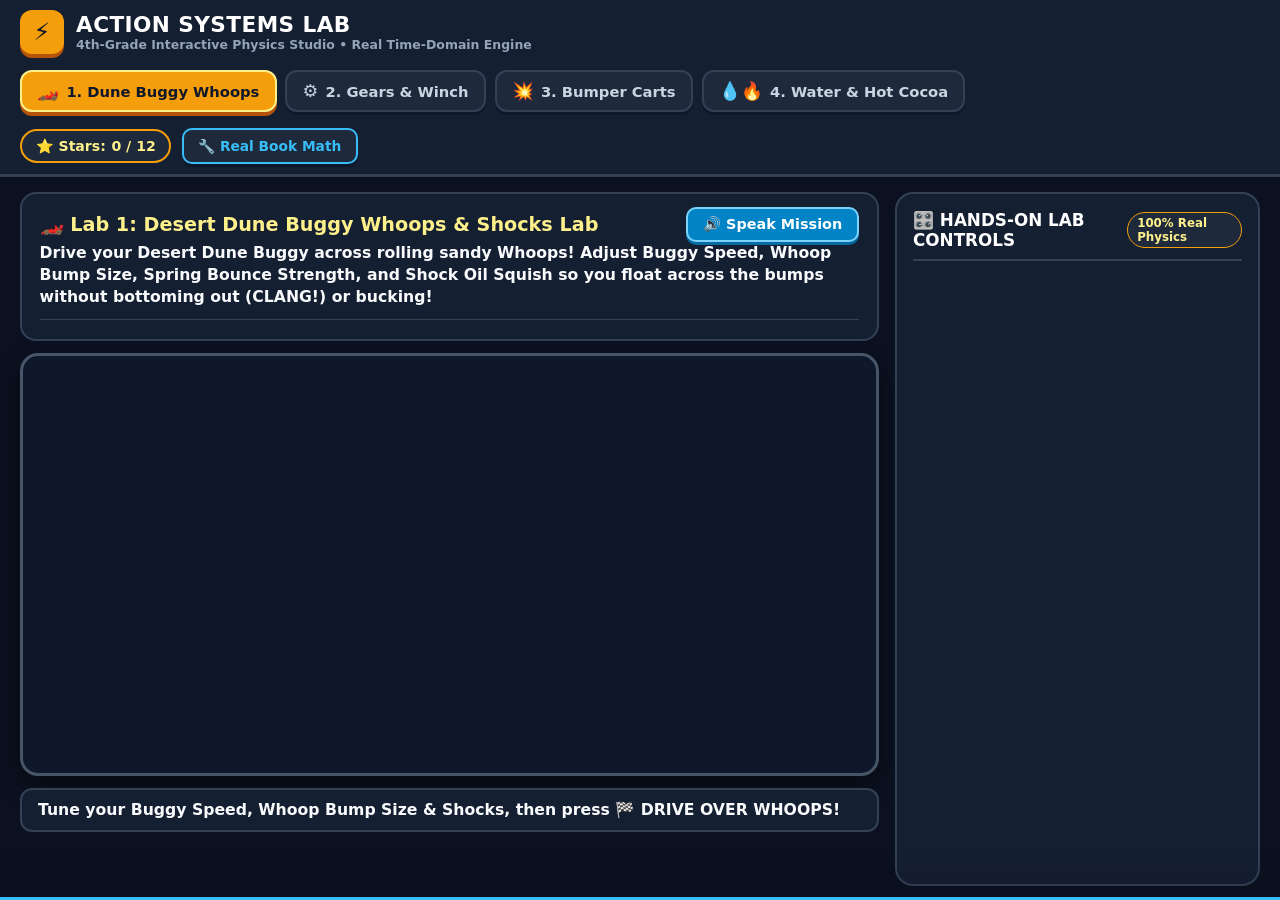
<file: index.html>
<!DOCTYPE html>
<html lang="en">
<head>
  <meta charset="UTF-8" />
  <meta http-equiv="refresh" content="0; url=./app/" />
  <title>Action Systems Lab — Redirecting...</title>
</head>
<body style="background:#0b1120;color:#f8fafc;font-family:sans-serif;display:flex;align-items:center;justify-content:center;height:100vh;">
  <p>Launching <a href="./app/" style="color:#38bdf8;">Action Systems Lab</a>...</p>
</body>
</html>
</file>
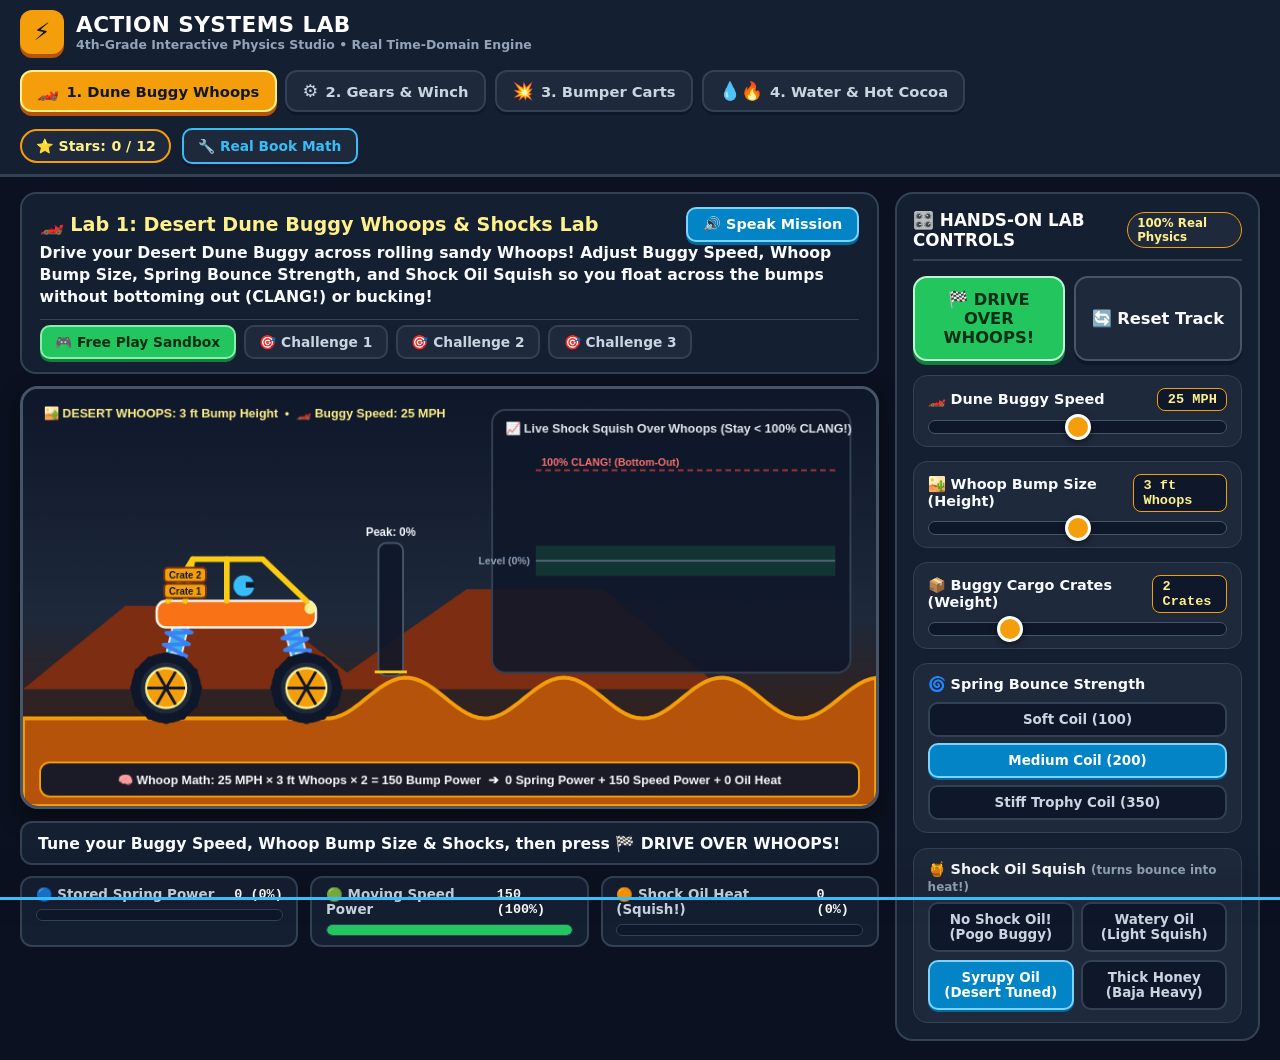
<file: app/index.html>
<!DOCTYPE html>
<html lang="en">
<head>
  <meta charset="UTF-8" />
  <meta name="viewport" content="width=device-width, initial-scale=1.0" />
  <title>Action Systems Lab — 4th-Grade Interactive Science Engine (Palm III)</title>
  <meta
    name="description"
    content="Interactive 4th-grade science arcade studio powered by real time-domain differential equations from William J. Palm III's System Dynamics (Chapters 3, 4, and 7)."
  />
  <link rel="icon" href="data:image/svg+xml,<svg xmlns='http://www.w3.org/2000/svg' viewBox='0 0 100 100'><text y='.9em' font-size='90'>⚡</text></svg>" />
  <link rel="stylesheet" href="styles.css" />
</head>
<body>
  <!-- Full-Screen Celebration Confetti Canvas -->
  <canvas id="confetti-canvas" class="confetti-layer" aria-hidden="true"></canvas>

  <!-- Top Arcade Header & 4-Lab Navigation Bar -->
  <header class="arcade-header">
    <div class="brand-cluster">
      <div class="brand-badge">⚡</div>
      <div>
        <h1 class="brand-title">ACTION SYSTEMS LAB</h1>
        <p class="brand-subtitle">4th-Grade Interactive Physics Studio • Real Time-Domain Engine</p>
      </div>
    </div>

    <nav class="lab-tabs-nav" aria-label="Mini-Labs Navigation">
      <button id="tab-btn-lab1" class="lab-tab-btn active" data-lab-tab="lab1">
        <span class="tab-icon">🏎️</span>
        <span>1. Dune Buggy Whoops</span>
      </button>
      <button id="tab-btn-lab2" class="lab-tab-btn" data-lab-tab="lab2">
        <span class="tab-icon">⚙️</span>
        <span>2. Gears &amp; Winch</span>
      </button>
      <button id="tab-btn-lab3" class="lab-tab-btn" data-lab-tab="lab3">
        <span class="tab-icon">💥</span>
        <span>3. Bumper Carts</span>
      </button>
      <button id="tab-btn-lab4" class="lab-tab-btn" data-lab-tab="lab4">
        <span class="tab-icon">💧🔥</span>
        <span>4. Water &amp; Hot Cocoa</span>
      </button>
    </nav>

    <div class="header-utilities">
      <div class="star-tracker-pill" title="Challenges Completed">
        <span>⭐ Stars:</span>
        <strong id="total-stars-count">0 / 12</strong>
      </div>
      <button
        id="btn-toggle-math-drawer"
        class="math-inspector-toggle"
        aria-expanded="false"
        aria-controls="real-book-math-drawer"
      >
        🔧 Real Book Math
      </button>
    </div>
  </header>

  <!-- Main Studio Workspace -->
  <main class="studio-workspace">
    <!-- Left Column: Mission Card, Mode Switcher, Predict-First Prompt, Interactive Canvas & Live Gauges -->
    <section class="stage-column">
      <!-- Mission Story Banner + Audio Read-Aloud Button + Sandbox/Challenge Switcher -->
      <div class="mission-top-card">
        <div class="mission-copy">
          <div class="mission-header-row">
            <h2 id="mission-title-text" class="mission-title">
              🏎️ Lab 1: Desert Dune Buggy Whoops &amp; Shocks Lab
            </h2>
            <button id="btn-speak-mission" class="speak-mission-btn" title="Read mission aloud!">
              🔊 Speak Mission
            </button>
          </div>
          <p id="mission-story-text" class="mission-story">
            Drive your Desert Dune Buggy across rolling sandy Whoops! Adjust Buggy Speed, Whoop Bump Size, Spring Bounce Strength, and Shock Oil Squish so you float across the bumps without bottoming out (CLANG!) or bucking!
          </p>
        </div>
        <div id="mode-selector-bar" class="mode-selector-bar"></div>
      </div>

      <!-- Predict-First Science Habit Card (Visible in Challenge 1, 2, 3) -->
      <div id="prediction-card-container" class="prediction-card-wrapper hidden"></div>

      <!-- High-Contrast HTML5 Simulation Canvas -->
      <div class="canvas-stage-frame">
        <canvas id="lab-canvas" width="900" height="440"></canvas>
      </div>

      <!-- Live Feedback Callout + 3 Animated Whole-Number Bar Gauges -->
      <div class="bottom-telemetry-deck">
        <div id="live-status-banner" class="status-callout status-neutral">
          <span id="status-banner-text">Tune your Buggy Speed, Whoop Bump Size &amp; Shocks, then press 🏁 DRIVE OVER WHOOPS!</span>
        </div>
        <div id="live-gauges-strip" class="live-gauges-grid"></div>
      </div>
    </section>

    <!-- Right Column: Tactile Oversized Arcade Controls -->
    <aside class="controls-column" aria-label="Lab Controls">
      <div class="controls-card">
        <div class="controls-card-header">
          <h3>🎛️ HANDS-ON LAB CONTROLS</h3>
          <span class="whole-number-tag">100% Real Physics</span>
        </div>
        <div id="lab-controls-container" class="controls-body"></div>
      </div>
    </aside>
  </main>

  <!-- Hidden Collapsible "Dad / Textbook Inspector" Drawer (🔧 Real Book Math) -->
  <aside id="real-book-math-drawer" class="math-drawer" aria-label="Dad and Textbook Inspector Drawer">
    <div class="math-drawer-inner">
      <div class="math-drawer-header">
        <div>
          <span class="math-eyebrow">🔧 DAD / TEXTBOOK INSPECTOR • DUAL-LAYER ENGINE (dt = 1/120 s RK4)</span>
          <h3 id="math-drawer-title">Chapter 4: Spring &amp; Damper Elements in Mechanical Systems</h3>
        </div>
        <button id="btn-close-math-drawer" class="close-drawer-btn">✕ Close Inspector</button>
      </div>

      <div class="math-drawer-grid">
        <div class="math-box">
          <h4>📐 Governing Time-Domain Differential Equation</h4>
          <div id="math-drawer-equation" class="math-equation-code">
            m x''(t) + c x'(t) + k x(t) = f(t)
          </div>
          <p id="math-drawer-citation" class="math-citation-text"></p>
        </div>

        <div class="math-box">
          <h4>📊 Live Engineering Parameters &amp; Units</h4>
          <ul id="math-drawer-params" class="math-params-list"></ul>
        </div>

        <div class="math-box analogy-box">
          <h4>🚲 Backyard / Trail Bike Analogy (Talk About This Together!)</h4>
          <p id="math-drawer-analogy" class="math-analogy-text"></p>
        </div>
      </div>
    </div>
  </aside>

  <script type="module" src="js/main.js"></script>
</body>
</html>
</file>
<file: app/styles.css>
/* Action Systems Lab — High-Contrast Tactile Science Arcade Studio Styles */

:root {
  --bg-deep: #0b1120;
  --bg-panel: #151f32;
  --bg-card: #1e293b;
  --bg-elevated: #263449;
  --border-subtle: #334155;
  --border-highlight: #475569;

  --text-main: #f8fafc;
  --text-muted: #cbd5e1;
  --text-dim: #94a3b8;

  --accent-amber: #f59e0b;
  --accent-amber-dark: #b45309;
  --accent-blue: #38bdf8;
  --accent-blue-dark: #0284c7;
  --accent-green: #22c55e;
  --accent-green-dark: #15803d;
  --accent-orange: #f97316;
  --accent-red: #ef4444;

  --font-display: 'Fredoka', 'Nunito', system-ui, -apple-system, sans-serif;
  --font-body: 'Nunito', system-ui, -apple-system, sans-serif;
  --font-mono: 'JetBrains Mono', monospace;
}

*,
*::before,
*::after {
  box-sizing: border-box;
  margin: 0;
  padding: 0;
}

body {
  background-color: var(--bg-deep);
  color: var(--text-main);
  font-family: var(--font-body);
  min-height: 100vh;
  display: flex;
  flex-direction: column;
  overflow-x: hidden;
}

.confetti-layer {
  position: fixed;
  inset: 0;
  width: 100vw;
  height: 100vh;
  pointer-events: none;
  z-index: 9999;
}

/* Top Arcade Header */
.arcade-header {
  background: var(--bg-panel);
  border-bottom: 3px solid var(--border-subtle);
  padding: 0.65rem 1.25rem;
  display: flex;
  align-items: center;
  justify-content: space-between;
  gap: 1rem;
  flex-wrap: wrap;
}

.brand-cluster {
  display: flex;
  align-items: center;
  gap: 0.75rem;
}

.brand-badge {
  width: 44px;
  height: 44px;
  border-radius: 12px;
  background: var(--accent-amber);
  color: #0f172a;
  font-size: 1.5rem;
  display: flex;
  align-items: center;
  justify-content: center;
  box-shadow: 0 4px 0 var(--accent-amber-dark);
}

.brand-title {
  font-family: var(--font-display);
  font-size: 1.35rem;
  letter-spacing: 0.02em;
  color: #ffffff;
  line-height: 1.1;
}

.brand-subtitle {
  font-size: 0.78rem;
  font-weight: 700;
  color: var(--text-dim);
}

/* 4-Lab Navigation Tabs */
.lab-tabs-nav {
  display: flex;
  align-items: center;
  gap: 0.55rem;
  flex-wrap: wrap;
}

.lab-tab-btn {
  appearance: none;
  border: 2px solid var(--border-subtle);
  background: var(--bg-card);
  color: var(--text-muted);
  font-family: var(--font-display);
  font-size: 0.92rem;
  font-weight: 700;
  padding: 0.55rem 0.95rem;
  border-radius: 12px;
  cursor: pointer;
  display: flex;
  align-items: center;
  gap: 0.45rem;
  box-shadow: 0 3px 0 #0f172a;
  transition: transform 0.12s ease, background-color 0.15s ease, border-color 0.15s ease;
}

.lab-tab-btn:hover {
  background: var(--bg-elevated);
  color: #ffffff;
  transform: translateY(-1px);
}

.lab-tab-btn.active {
  background: var(--accent-amber);
  color: #0f172a;
  border-color: #fef08a;
  box-shadow: 0 4px 0 var(--accent-amber-dark);
}

.tab-icon {
  font-size: 1.1rem;
}

/* Header Right Utilities */
.header-utilities {
  display: flex;
  align-items: center;
  gap: 0.65rem;
}

.star-tracker-pill {
  background: var(--bg-card);
  border: 2px solid var(--accent-amber);
  color: #fef08a;
  padding: 0.45rem 0.85rem;
  border-radius: 999px;
  font-size: 0.88rem;
  font-weight: 800;
  display: flex;
  align-items: center;
  gap: 0.35rem;
}

.math-inspector-toggle {
  appearance: none;
  background: #1e293b;
  border: 2px solid var(--accent-blue);
  color: var(--accent-blue);
  font-family: var(--font-display);
  font-size: 0.86rem;
  font-weight: 700;
  padding: 0.5rem 0.9rem;
  border-radius: 10px;
  cursor: pointer;
  box-shadow: 0 3px 0 #0f172a;
  transition: all 0.15s ease;
}

.math-inspector-toggle:hover,
.math-inspector-toggle[aria-expanded='true'] {
  background: var(--accent-blue);
  color: #0f172a;
}

/* Main 2-Column Studio Layout */
.studio-workspace {
  flex: 1;
  display: grid;
  grid-template-columns: minmax(0, 1fr) 365px;
  gap: 1rem;
  padding: 0.9rem 1.25rem;
  max-width: 1520px;
  width: 100%;
  margin: 0 auto;
}

.stage-column {
  display: flex;
  flex-direction: column;
  gap: 0.75rem;
  min-width: 0;
}

/* Mission Story Card + Speak Button + Mode Selector */
.mission-top-card {
  background: var(--bg-panel);
  border: 2px solid var(--border-subtle);
  border-radius: 16px;
  padding: 0.85rem 1.1rem;
  display: flex;
  flex-direction: column;
  gap: 0.7rem;
}

.mission-header-row {
  display: flex;
  align-items: center;
  justify-content: space-between;
  gap: 0.75rem;
  flex-wrap: wrap;
}

.mission-title {
  font-family: var(--font-display);
  font-size: 1.2rem;
  color: #fef08a;
}

.speak-mission-btn {
  appearance: none;
  background: var(--accent-blue-dark);
  border: 2px solid #7dd3fc;
  color: #ffffff;
  font-family: var(--font-display);
  font-size: 0.9rem;
  font-weight: 700;
  padding: 0.42rem 0.95rem;
  border-radius: 10px;
  cursor: pointer;
  box-shadow: 0 3px 0 #0369a1;
  transition: transform 0.1s ease, background-color 0.15s ease;
}

.speak-mission-btn:hover {
  background: #0ea5e9;
  transform: translateY(-1px);
}

.speak-mission-btn:active {
  transform: translateY(1px);
}

.mission-story {
  font-size: 0.98rem;
  font-weight: 700;
  color: var(--text-main);
  line-height: 1.4;
}

.mode-selector-bar {
  display: flex;
  align-items: center;
  gap: 0.5rem;
  flex-wrap: wrap;
  padding-top: 0.35rem;
  border-top: 1px solid var(--border-subtle);
}

.mode-pill {
  appearance: none;
  background: var(--bg-card);
  border: 2px solid var(--border-subtle);
  color: var(--text-muted);
  font-family: var(--font-display);
  font-size: 0.86rem;
  font-weight: 700;
  padding: 0.42rem 0.85rem;
  border-radius: 10px;
  cursor: pointer;
  transition: all 0.15s ease;
}

.mode-pill:hover {
  background: var(--bg-elevated);
  color: #ffffff;
}

.mode-pill.active {
  background: var(--accent-green);
  color: #052e16;
  border-color: #86efac;
  box-shadow: 0 3px 0 var(--accent-green-dark);
}

.mode-pill.completed {
  border-color: var(--accent-amber);
}

/* Predict-First Science Habit Card */
.prediction-card-wrapper.hidden {
  display: none;
}

.prediction-prompt-box {
  background: #172554;
  border: 2px solid var(--accent-blue);
  border-radius: 14px;
  padding: 0.75rem 1rem;
  display: flex;
  flex-direction: column;
  gap: 0.55rem;
}

.pred-header {
  font-family: var(--font-display);
  font-size: 0.98rem;
  color: #bae6fd;
}

.pred-grid {
  display: grid;
  grid-template-columns: repeat(3, minmax(0, 1fr));
  gap: 0.55rem;
}

.pred-choice-btn {
  appearance: none;
  background: rgba(15, 23, 42, 0.85);
  border: 2px solid #3b82f6;
  color: #f8fafc;
  font-family: var(--font-body);
  font-size: 0.83rem;
  font-weight: 800;
  padding: 0.55rem 0.65rem;
  border-radius: 10px;
  cursor: pointer;
  text-align: left;
  display: flex;
  align-items: flex-start;
  gap: 0.45rem;
  line-height: 1.3;
  transition: all 0.15s ease;
}

.pred-choice-btn:hover {
  background: #1e3a8a;
}

.pred-choice-btn.pred-correct {
  background: #065f46;
  border-color: #34d399;
}

.pred-choice-btn.pred-try {
  background: #78350f;
  border-color: #fbbf24;
}

.pred-letter {
  background: #3b82f6;
  color: #ffffff;
  font-family: var(--font-display);
  width: 22px;
  height: 22px;
  border-radius: 6px;
  display: inline-flex;
  align-items: center;
  justify-content: center;
  flex-shrink: 0;
}

.pred-feedback-banner {
  font-size: 0.88rem;
  font-weight: 800;
  color: #fef08a;
  background: rgba(15, 23, 42, 0.75);
  padding: 0.4rem 0.7rem;
  border-radius: 8px;
}

.pred-hint {
  font-size: 0.82rem;
  font-weight: 800;
  color: #93c5fd;
}

/* HTML5 Simulation Canvas Frame */
.canvas-stage-frame {
  background: #0f172a;
  border: 3px solid var(--border-highlight);
  border-radius: 18px;
  overflow: hidden;
  box-shadow: 0 10px 25px rgba(0, 0, 0, 0.45);
  display: flex;
  justify-content: center;
  align-items: center;
}

#lab-canvas {
  width: 100%;
  height: auto;
  max-height: 460px;
  display: block;
}

/* Bottom Telemetry & 3 Live Gauges */
.bottom-telemetry-deck {
  display: flex;
  flex-direction: column;
  gap: 0.65rem;
}

.status-callout {
  padding: 0.65rem 1rem;
  border-radius: 12px;
  font-family: var(--font-display);
  font-size: 0.98rem;
  font-weight: 700;
  border: 2px solid var(--border-subtle);
  background: var(--bg-panel);
}

.status-callout.status-win {
  background: #064e3b;
  border-color: #34d399;
  color: #ecfdf5;
}

.status-callout.status-warn {
  background: #78350f;
  border-color: #fbbf24;
  color: #fef3c7;
}

.status-callout.status-fail {
  background: #7f1d1d;
  border-color: #f87171;
  color: #fef2f2;
}

.status-callout.status-active {
  background: #0c4a6e;
  border-color: #38bdf8;
  color: #f0f9ff;
}

.live-gauges-grid {
  display: grid;
  grid-template-columns: repeat(3, minmax(0, 1fr));
  gap: 0.75rem;
}

.gauge-item {
  background: var(--bg-panel);
  border: 2px solid var(--border-subtle);
  border-radius: 12px;
  padding: 0.6rem 0.85rem;
  display: flex;
  flex-direction: column;
  gap: 0.4rem;
}

.gauge-top {
  display: flex;
  align-items: center;
  justify-content: space-between;
  font-size: 0.84rem;
  font-weight: 800;
  color: var(--text-muted);
}

.gauge-top strong {
  color: #ffffff;
  font-family: var(--font-mono);
}

.gauge-track {
  height: 12px;
  background: #0f172a;
  border-radius: 999px;
  overflow: hidden;
  border: 1px solid #334155;
}

.gauge-fill {
  height: 100%;
  border-radius: 999px;
  transition: width 0.08s linear;
}

.fill-blue {
  background: var(--accent-blue);
}

.fill-green {
  background: var(--accent-green);
}

.fill-orange {
  background: var(--accent-orange);
}

/* Right Column: Tactile Arcade Controls */
.controls-column {
  display: flex;
  flex-direction: column;
}

.controls-card {
  background: var(--bg-panel);
  border: 2px solid var(--border-subtle);
  border-radius: 18px;
  padding: 1rem;
  display: flex;
  flex-direction: column;
  gap: 0.9rem;
  height: 100%;
}

.controls-card-header {
  display: flex;
  align-items: center;
  justify-content: space-between;
  padding-bottom: 0.6rem;
  border-bottom: 2px solid var(--border-subtle);
}

.controls-card-header h3 {
  font-family: var(--font-display);
  font-size: 1.05rem;
  color: #ffffff;
}

.whole-number-tag {
  background: #1e293b;
  border: 1px solid var(--accent-amber);
  color: #fef08a;
  font-size: 0.74rem;
  font-weight: 800;
  padding: 0.2rem 0.55rem;
  border-radius: 999px;
}

.controls-body {
  display: flex;
  flex-direction: column;
  gap: 0.9rem;
}

.control-action-row {
  display: grid;
  grid-template-columns: 1fr auto;
  gap: 0.55rem;
}

.arcade-action-btn {
  appearance: none;
  font-family: var(--font-display);
  font-size: 1.02rem;
  font-weight: 700;
  padding: 0.75rem 1rem;
  border-radius: 14px;
  cursor: pointer;
  border: 2px solid transparent;
  transition: transform 0.1s ease, filter 0.15s ease;
}

.arcade-action-btn:hover {
  filter: brightness(1.08);
  transform: translateY(-1px);
}

.arcade-action-btn:active {
  transform: translateY(2px);
}

.primary-launch {
  background: var(--accent-green);
  color: #052e16;
  border-color: #bbf7d0;
  box-shadow: 0 4px 0 var(--accent-green-dark);
}

.secondary-reset {
  background: var(--bg-card);
  color: var(--text-main);
  border-color: var(--border-highlight);
  box-shadow: 0 4px 0 #0f172a;
}

.control-group {
  background: var(--bg-card);
  border: 1.5px solid var(--border-subtle);
  border-radius: 14px;
  padding: 0.75rem 0.85rem;
  display: flex;
  flex-direction: column;
  gap: 0.55rem;
}

.control-label-row {
  display: flex;
  align-items: center;
  justify-content: space-between;
  gap: 0.5rem;
  font-size: 0.9rem;
  font-weight: 800;
  color: #f8fafc;
}

.control-label-row small {
  color: #94a3b8;
  font-weight: 700;
}

.control-value-badge {
  background: #0f172a;
  border: 1.5px solid var(--accent-amber);
  color: #fef08a;
  font-family: var(--font-mono);
  font-size: 0.85rem;
  font-weight: 700;
  padding: 0.18rem 0.6rem;
  border-radius: 8px;
}

/* Oversized Arcade Sliders */
.arcade-slider {
  -webkit-appearance: none;
  appearance: none;
  width: 100%;
  height: 14px;
  background: #0f172a;
  border-radius: 999px;
  border: 1.5px solid #475569;
  outline: none;
  cursor: pointer;
}

.arcade-slider::-webkit-slider-thumb {
  -webkit-appearance: none;
  appearance: none;
  width: 26px;
  height: 26px;
  border-radius: 50%;
  background: var(--accent-amber);
  border: 3px solid #ffffff;
  box-shadow: 0 2px 6px rgba(0, 0, 0, 0.5);
  cursor: grab;
}

.arcade-slider::-moz-range-thumb {
  width: 26px;
  height: 26px;
  border-radius: 50%;
  background: var(--accent-amber);
  border: 3px solid #ffffff;
  box-shadow: 0 2px 6px rgba(0, 0, 0, 0.5);
  cursor: grab;
}

/* Tactile Pill Choice Chips */
.pill-choice-group {
  display: flex;
  flex-direction: column;
  gap: 0.42rem;
}

.pill-choice-group.two-col {
  display: grid;
  grid-template-columns: repeat(2, minmax(0, 1fr));
  gap: 0.45rem;
}

.choice-chip {
  appearance: none;
  background: #0f172a;
  border: 2px solid var(--border-subtle);
  color: var(--text-muted);
  font-family: var(--font-body);
  font-size: 0.84rem;
  font-weight: 800;
  padding: 0.5rem 0.65rem;
  border-radius: 10px;
  cursor: pointer;
  text-align: center;
  transition: all 0.12s ease;
}

.choice-chip.full-width {
  width: 100%;
}

.choice-chip:hover {
  border-color: var(--text-muted);
  color: #ffffff;
}

.choice-chip.active {
  background: var(--accent-blue-dark);
  border-color: #7dd3fc;
  color: #ffffff;
  box-shadow: 0 2px 0 #0369a1;
}

/* Lab 4 Big Water vs Hot Cocoa Station Switch */
.station-big-switch {
  display: grid;
  grid-template-columns: 1fr 1fr;
  gap: 0.5rem;
  background: #0f172a;
  padding: 0.35rem;
  border-radius: 14px;
  border: 2px solid var(--border-subtle);
}

.station-toggle-btn {
  appearance: none;
  background: transparent;
  border: 2px solid transparent;
  color: var(--text-muted);
  font-family: var(--font-display);
  font-size: 0.9rem;
  font-weight: 700;
  padding: 0.55rem 0.5rem;
  border-radius: 10px;
  cursor: pointer;
  transition: all 0.15s ease;
}

.station-toggle-btn.active-water {
  background: var(--accent-blue-dark);
  border-color: #7dd3fc;
  color: #ffffff;
}

.station-toggle-btn.active-thermal {
  background: #c2410c;
  border-color: #fdba74;
  color: #ffffff;
}

/* Collapsible "Dad / Textbook Inspector" Drawer (🔧 Real Book Math) */
.math-drawer {
  position: fixed;
  bottom: 0;
  left: 0;
  right: 0;
  z-index: 9000;
  background: rgba(9, 14, 26, 0.98);
  border-top: 3px solid var(--accent-blue);
  box-shadow: 0 -12px 32px rgba(0, 0, 0, 0.75);
  max-height: 0;
  overflow: hidden;
  transition: max-height 0.28s ease;
}

.math-drawer.open {
  max-height: 480px;
}

.math-drawer-inner {
  max-width: 1520px;
  margin: 0 auto;
  padding: 1rem 1.25rem 1.25rem;
  display: flex;
  flex-direction: column;
  gap: 0.85rem;
}

.math-drawer-header {
  display: flex;
  align-items: center;
  justify-content: space-between;
  gap: 1rem;
  flex-wrap: wrap;
}

.math-eyebrow {
  font-family: var(--font-mono);
  font-size: 0.75rem;
  font-weight: 700;
  color: var(--accent-blue);
  letter-spacing: 0.04em;
}

.math-drawer-header h3 {
  font-family: var(--font-display);
  font-size: 1.15rem;
  color: #ffffff;
}

.close-drawer-btn {
  appearance: none;
  background: var(--bg-card);
  border: 1.5px solid var(--border-highlight);
  color: var(--text-main);
  font-family: var(--font-body);
  font-size: 0.85rem;
  font-weight: 800;
  padding: 0.4rem 0.8rem;
  border-radius: 8px;
  cursor: pointer;
}

.math-drawer-grid {
  display: grid;
  grid-template-columns: 1.2fr 1.1fr 1fr;
  gap: 0.9rem;
}

.math-box {
  background: var(--bg-panel);
  border: 1.5px solid var(--border-subtle);
  border-radius: 12px;
  padding: 0.8rem 1rem;
  display: flex;
  flex-direction: column;
  gap: 0.45rem;
}

.math-box h4 {
  font-family: var(--font-display);
  font-size: 0.92rem;
  color: #fef08a;
}

.math-equation-code {
  background: #0f172a;
  border: 1.5px solid #38bdf8;
  color: #7dd3fc;
  font-family: var(--font-mono);
  font-size: 0.92rem;
  font-weight: 700;
  padding: 0.55rem 0.75rem;
  border-radius: 8px;
}

.math-citation-text {
  font-size: 0.8rem;
  color: var(--text-muted);
  line-height: 1.38;
}

.math-params-list {
  list-style: none;
  display: flex;
  flex-direction: column;
  gap: 0.3rem;
  font-family: var(--font-mono);
  font-size: 0.8rem;
  color: #e2e8f0;
}

.analogy-box {
  border-color: var(--accent-amber);
}

.math-analogy-text {
  font-size: 0.88rem;
  font-weight: 700;
  color: #f8fafc;
  line-height: 1.42;
}

/* Responsive Breakpoints */
@media (max-width: 1120px) {
  .studio-workspace {
    grid-template-columns: 1fr;
  }
  .pred-grid,
  .math-drawer-grid {
    grid-template-columns: 1fr;
  }
}
</file>
